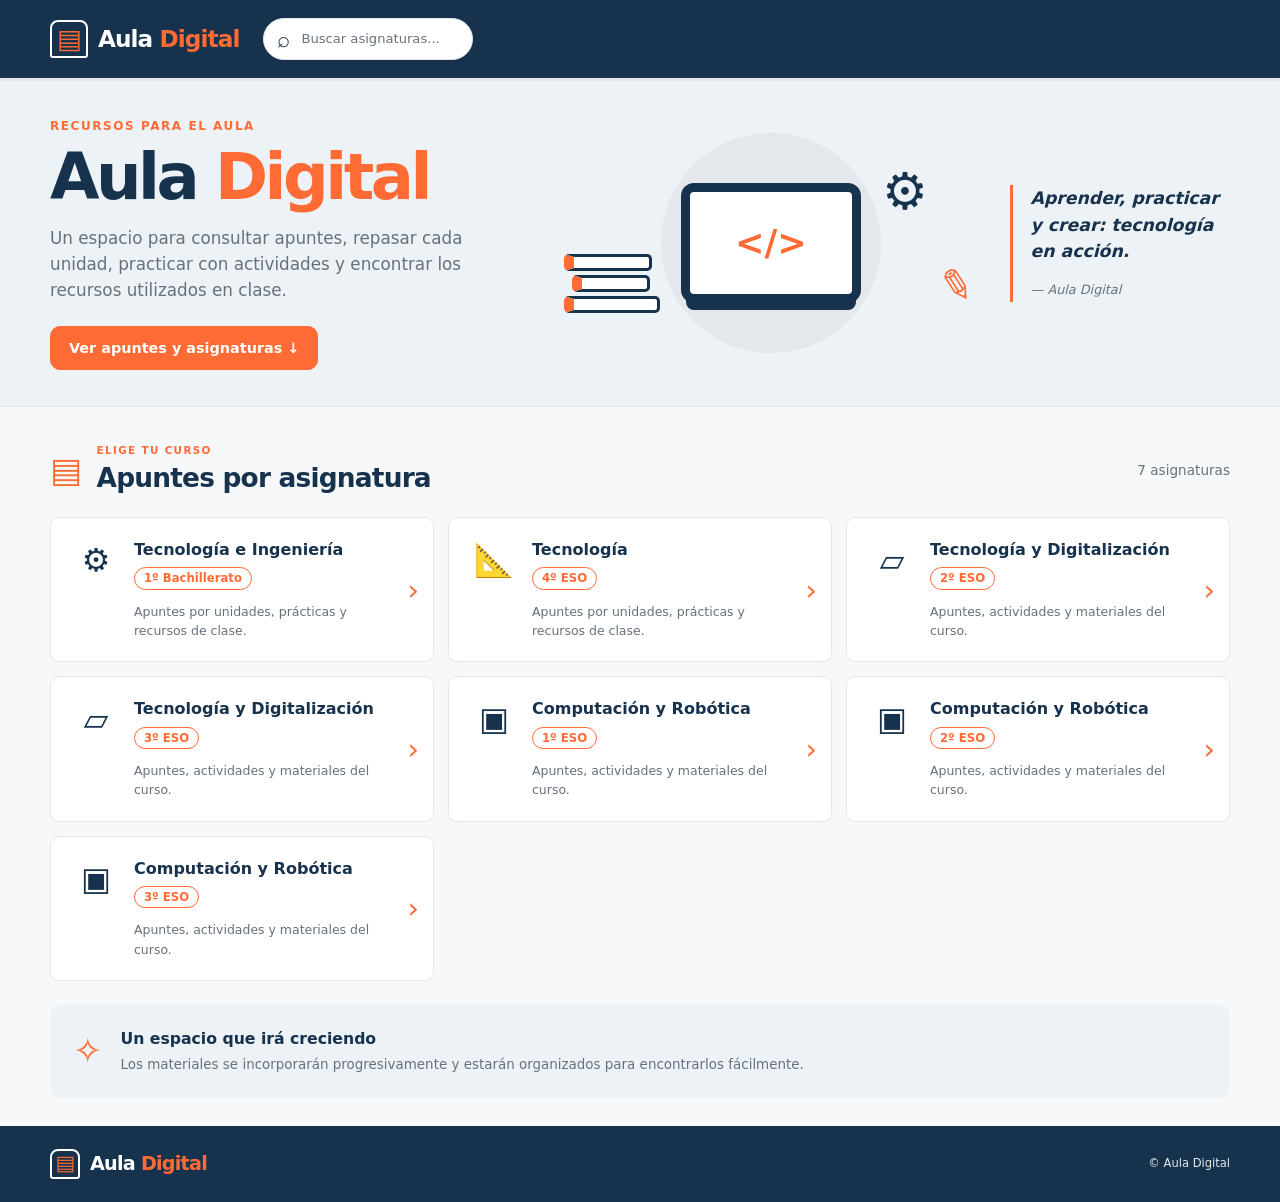
<file: index.html>
<!doctype html>
<html lang="es">
<head>
<meta charset="utf-8"><meta name="viewport" content="width=device-width, initial-scale=1">
<meta name="description" content="Aula Digital reúne apuntes PDF, prácticas, proyectos, presentaciones y recursos de Tecnología, Ingeniería, Digitalización, Computación y Robótica.">
<title>Aula Digital | Recursos para clase</title><link rel="stylesheet" href="style.css"><script src="script.js" defer></script>
</head><body>
<header class="site-header"><div class="container nav-wrap">
<a class="brand" href="#inicio"><span class="brand-mark" aria-hidden="true">▤</span><span>Aula <em>Digital</em></span></a>

<label class="search-box"><span aria-hidden="true">⌕</span><input id="search" type="search" placeholder="Buscar asignaturas..." aria-label="Buscar asignaturas"></label>
</div></header>
<main><section class="hero" id="inicio"><div class="container hero-grid">
<div class="hero-copy"><p class="eyebrow">RECURSOS PARA EL AULA</p><h1>Aula <span>Digital</span></h1><p class="hero-lead">Un espacio para consultar apuntes, repasar cada unidad, practicar con actividades y encontrar los recursos utilizados en clase.</p><a class="button button-primary" href="#asignaturas">Ver apuntes y asignaturas ↓</a></div>
<div class="hero-art" aria-hidden="true"><div class="art-circle"></div><div class="art-books"><i></i><i></i><i></i></div><div class="art-screen"><span>&lt;/&gt;</span></div><div class="art-gear">⚙</div><div class="art-pencil">✎</div></div>
<blockquote class="hero-quote"><p>Aprender, practicar y crear: tecnología en acción.</p><cite>— Aula Digital</cite></blockquote>
</div></section>
<section class="section container" id="asignaturas"><div class="section-heading"><div class="section-title"><span class="section-icon" aria-hidden="true">▤</span><div><p class="eyebrow">ELIGE TU CURSO</p><h2>Apuntes por asignatura</h2></div></div><p class="results-count" id="results-count">7 asignaturas</p></div>
<div class="subject-grid" id="subject-grid">
<a class="subject-card featured" href="asignaturas/tecnologia-ingenieria-1-bachillerato/" data-search="tecnología ingeniería 1º bachillerato apuntes"><span class="subject-icon">⚙</span><span class="subject-content"><strong>Tecnología e Ingeniería</strong><span class="level">1º Bachillerato</span><span class="subject-description">Apuntes por unidades, prácticas y recursos de clase.</span></span><span class="card-arrow">›</span></a>
<a class="subject-card featured" href="asignaturas/tecnologia-4-eso/" data-search="tecnología 4º eso apuntes"><span class="subject-icon">📐</span><span class="subject-content"><strong>Tecnología</strong><span class="level">4º ESO</span><span class="subject-description">Apuntes por unidades, prácticas y recursos de clase.</span></span><span class="card-arrow">›</span></a>
<a class="subject-card" href="asignaturas/tecnologia-digitalizacion-2-eso/" data-search="tecnología digitalización 2º eso"><span class="subject-icon">▱</span><span class="subject-content"><strong>Tecnología y Digitalización</strong><span class="level">2º ESO</span><span class="subject-description">Apuntes, actividades y materiales del curso.</span></span><span class="card-arrow">›</span></a>
<a class="subject-card" href="asignaturas/tecnologia-digitalizacion-3-eso/" data-search="tecnología digitalización 3º eso"><span class="subject-icon">▱</span><span class="subject-content"><strong>Tecnología y Digitalización</strong><span class="level">3º ESO</span><span class="subject-description">Apuntes, actividades y materiales del curso.</span></span><span class="card-arrow">›</span></a>
<a class="subject-card" href="asignaturas/computacion-robotica-1-eso/" data-search="computación robótica 1º eso"><span class="subject-icon">▣</span><span class="subject-content"><strong>Computación y Robótica</strong><span class="level">1º ESO</span><span class="subject-description">Apuntes, actividades y materiales del curso.</span></span><span class="card-arrow">›</span></a>
<a class="subject-card" href="asignaturas/computacion-robotica-2-eso/" data-search="computación robótica 2º eso"><span class="subject-icon">▣</span><span class="subject-content"><strong>Computación y Robótica</strong><span class="level">2º ESO</span><span class="subject-description">Apuntes, actividades y materiales del curso.</span></span><span class="card-arrow">›</span></a>
<a class="subject-card" href="asignaturas/computacion-robotica-3-eso/" data-search="computación robótica 3º eso"><span class="subject-icon">▣</span><span class="subject-content"><strong>Computación y Robótica</strong><span class="level">3º ESO</span><span class="subject-description">Apuntes, actividades y materiales del curso.</span></span><span class="card-arrow">›</span></a>
</div><p class="empty-state" id="empty-state" hidden>No hay asignaturas que coincidan con tu búsqueda.</p></section>
<section class="container info-strip"><span class="bulb" aria-hidden="true">✧</span><div><h3>Un espacio que irá creciendo</h3><p>Los materiales se incorporarán progresivamente y estarán organizados para encontrarlos fácilmente.</p></div></section>
</main><footer class="site-footer"><div class="container footer-inner"><a class="brand footer-brand" href="#inicio"><span class="brand-mark">▤</span><span>Aula <em>Digital</em></span></a><p class="copyright">© <span id="year"></span> Aula Digital</p></div></footer>
</body></html>
</file>
<file: style.css>
:root{--navy:#17324D;--orange:#FF6B35;--page:#F7F8FA;--surface:#FFFFFF;--muted:#66717C;--border:#E4E7EB;--navy-soft:#edf2f6;--radius:14px}
*{box-sizing:border-box}html{scroll-behavior:smooth;scroll-padding-top:90px}body{margin:0;background:var(--page);color:var(--navy);font-family:Inter,ui-sans-serif,system-ui,-apple-system,"Segoe UI",sans-serif;line-height:1.55}a{color:inherit;text-decoration:none}button,input{font:inherit}.container{width:min(1180px,calc(100% - 48px));margin-inline:auto}
.site-header{position:sticky;top:0;z-index:10;background:var(--navy);color:var(--surface);border-bottom:3px solid var(--border)}.nav-wrap{min-height:78px;display:flex;align-items:center;gap:24px}.brand{display:inline-flex;align-items:center;gap:10px;font-size:1.45rem;font-weight:800;white-space:nowrap;letter-spacing:-.04em}.brand em{color:var(--orange);font-style:normal}.brand-mark{display:inline-grid;place-items:center;width:38px;height:38px;border:2px solid var(--surface);border-radius:8px 8px 3px 3px;color:var(--orange);font-size:1.65rem;line-height:1}.main-nav{display:flex;align-items:center;justify-content:center;gap:4px;flex:1}.nav-link{padding:26px 10px 22px;font-size:.84rem;border-bottom:3px solid transparent}.nav-link:hover,.nav-link.active{border-bottom-color:var(--orange)}.search-box{display:flex;align-items:center;gap:9px;width:210px;padding:9px 13px;background:var(--surface);color:var(--navy);border:1px solid var(--border);border-radius:999px}.search-box span{font-size:1.4rem;line-height:1}.search-box input{min-width:0;width:100%;color:var(--navy);background:transparent;border:0;outline:0;font-size:.82rem}.search-box input::placeholder{color:var(--muted)}.menu-toggle{display:none;background:transparent;border:1px solid var(--border);color:var(--surface);border-radius:8px;padding:7px 10px}
.hero{background:var(--navy-soft);border-bottom:1px solid var(--border)}.hero-grid{min-height:300px;display:grid;grid-template-columns:1.05fr .9fr .48fr;align-items:center;gap:32px;padding-block:36px}.eyebrow{margin:0 0 8px;color:var(--orange);font-size:.75rem;font-weight:800;letter-spacing:.13em}.hero h1{margin:0;font-size:clamp(2.6rem,5vw,4.2rem);line-height:1.06;letter-spacing:-.055em}.hero h1 span{color:var(--orange)}.hero-lead{max-width:480px;margin:14px 0 22px;color:var(--muted);font-size:1.05rem}.button{display:inline-flex;align-items:center;justify-content:center;gap:12px;min-height:44px;padding:10px 18px;border-radius:10px;font-weight:750;font-size:.9rem}.button-primary{color:var(--surface);background:var(--orange);border:1px solid var(--orange)}.button-primary:hover{background:var(--navy);border-color:var(--navy)}
.hero-art{position:relative;min-height:190px;display:flex;align-items:center;justify-content:center}.art-circle{position:absolute;width:220px;height:220px;border-radius:50%;background:var(--border)}.art-screen{position:relative;z-index:1;display:grid;place-items:center;width:180px;height:120px;border:9px solid var(--navy);border-radius:13px;background:var(--surface);box-shadow:0 12px 0 -5px var(--navy)}.art-screen span{color:var(--orange);font-size:2.2rem;font-weight:800}.art-books{position:absolute;z-index:2;left:0;bottom:25px;display:flex;flex-direction:column;gap:4px}.art-books i{display:block;width:88px;height:17px;border:3px solid var(--navy);border-left:10px solid var(--orange);border-radius:5px;background:var(--surface)}.art-books i:nth-child(2){width:78px;margin-left:8px}.art-books i:nth-child(3){width:96px}.art-gear{position:absolute;top:4px;right:12%;color:var(--navy);font-size:3.2rem}.art-pencil{position:absolute;bottom:20px;right:1%;color:var(--orange);font-size:2.6rem;transform:rotate(12deg)}.hero-quote{margin:0;padding-left:18px;border-left:3px solid var(--orange);font-weight:750;font-style:italic}.hero-quote p{margin:0 0 12px;font-size:1.08rem}.hero-quote cite{color:var(--muted);font-size:.8rem;font-weight:500}
.section{padding-block:35px 20px}.section-heading{display:flex;align-items:center;justify-content:space-between;margin-bottom:18px}.section-title{display:flex;align-items:center;gap:14px}.section-icon{color:var(--orange);font-size:2.15rem;line-height:1}.section-title .eyebrow{margin-bottom:0;font-size:.65rem}h2{margin:0;font-size:1.65rem;letter-spacing:-.03em}.results-count{margin:0;color:var(--muted);font-size:.85rem}.subject-grid{display:grid;grid-template-columns:repeat(3,minmax(0,1fr));gap:14px}.subject-card{min-height:145px;display:flex;align-items:flex-start;gap:17px;position:relative;padding:21px 24px;border:1px solid var(--border);border-radius:9px;background:var(--surface);transition:border-color .18s,transform .18s}.subject-card:hover{border-color:var(--orange);transform:translateY(-2px)}.subject-icon{display:grid;place-items:center;flex:0 0 42px;width:42px;height:42px;color:var(--navy);font-size:2rem;line-height:1}.subject-content{display:flex;flex-direction:column;align-items:flex-start;min-width:0;padding-right:12px}.subject-content strong{font-size:1rem;line-height:1.35}.level{display:inline-block;margin-top:7px;padding:1px 9px;border:1px solid var(--orange);border-radius:999px;color:var(--orange);font-size:.73rem;font-weight:700}.subject-description{margin-top:12px;color:var(--muted);font-size:.78rem;line-height:1.55}.status{margin-top:7px;color:var(--muted);font-size:.7rem}.card-arrow{position:absolute;right:14px;top:50%;transform:translateY(-50%);color:var(--orange);font-size:1.8rem}.empty-state{padding:24px;text-align:center;color:var(--muted);background:var(--surface);border:1px dashed var(--border);border-radius:var(--radius)}
.info-strip{display:flex;align-items:center;gap:18px;margin-top:4px;margin-bottom:28px;padding:19px 23px;background:var(--navy-soft);border-radius:10px}.bulb{color:var(--orange);font-size:2.2rem}.info-strip h3,.mini-panel h3{margin:0 0 3px;font-size:.98rem}.info-strip p,.mini-panel p{margin:0;color:var(--muted);font-size:.84rem}.strip-note{margin-left:auto;color:var(--orange);font-weight:750;font-style:italic;white-space:nowrap}.extra-sections{display:grid;grid-template-columns:repeat(2,minmax(0,1fr));gap:14px;padding-bottom:34px}.mini-panel{padding:22px;border:1px solid var(--border);border-radius:var(--radius);background:var(--surface)}.mini-icon{color:var(--orange);font-size:1.6rem}.mini-panel h3{margin-top:8px}.site-footer{background:var(--navy);color:var(--surface)}.footer-inner{min-height:76px;display:flex;align-items:center;justify-content:space-between;gap:22px}.footer-brand{font-size:1.2rem}.footer-brand .brand-mark{width:30px;height:30px;font-size:1.3rem}.footer-links{display:flex;flex-wrap:wrap;gap:20px;margin:0;font-size:.75rem}.footer-links a:hover{color:var(--orange)}.copyright{margin:0;color:var(--border);font-size:.72rem;white-space:nowrap}[hidden]{display:none!important}
@media(max-width:1050px){.nav-wrap{gap:15px;flex-wrap:wrap;padding-block:12px}.main-nav{order:3;width:100%;justify-content:flex-start;overflow-x:auto}.nav-link{padding:10px 12px;white-space:nowrap}.search-box{margin-left:auto}.hero-grid{grid-template-columns:1fr 1fr}.hero-quote{grid-column:1/-1;max-width:450px}.subject-grid{grid-template-columns:repeat(2,minmax(0,1fr))}}
@media(max-width:650px){.container{width:min(100% - 30px,520px)}.nav-wrap{min-height:68px}.brand{font-size:1.25rem}.menu-toggle{display:inline-block;margin-left:auto}.search-box{order:2;width:100%;margin:0}.main-nav{display:none;order:3;flex-direction:column;align-items:stretch;gap:0;padding-bottom:6px}.main-nav.open{display:flex}.nav-link{border-bottom:0;border-left:3px solid transparent;padding:9px 12px}.nav-link.active{border-left-color:var(--orange)}.hero-grid{grid-template-columns:1fr;gap:12px;padding-block:32px}.hero-art{min-height:175px;order:2}.hero-quote{order:3}.hero h1{font-size:3.1rem}.hero-lead{font-size:.98rem}.section{padding-top:28px}.section-heading{align-items:flex-end;gap:10px}.section-title .eyebrow{display:none}h2{font-size:1.45rem}.subject-grid{grid-template-columns:1fr;gap:10px}.subject-card{min-height:130px;padding:18px 19px}.info-strip{align-items:flex-start;padding:17px}.strip-note{display:none}.extra-sections{grid-template-columns:1fr}.footer-inner{align-items:flex-start;flex-direction:column;padding-block:20px}.footer-links{gap:10px 16px}}
/* Presentación de los recursos */
.intro-section{padding-block:42px 38px}.intro-heading{max-width:680px;margin:0 auto 24px;text-align:center}.intro-kicker{display:inline-flex;align-items:center;gap:9px;margin-bottom:10px;color:var(--muted);font-size:.7rem;font-weight:800;letter-spacing:.12em}.intro-kicker span{display:inline-block;width:22px;height:3px;border-radius:2px;background:var(--orange)}.intro-heading h2{font-size:clamp(1.55rem,3vw,2rem);letter-spacing:-.04em}.intro-heading>p{margin:9px 0 0;color:var(--muted);font-size:.94rem}.intro-grid{display:grid;grid-template-columns:repeat(3,minmax(0,1fr));gap:15px}.intro-card{display:flex;align-items:flex-start;gap:15px;min-height:142px;padding:22px 20px;background:var(--surface);border:1px solid var(--border);border-radius:12px}.intro-number{display:grid;place-items:center;flex:0 0 38px;width:38px;height:38px;border-radius:10px;background:var(--navy-soft);color:var(--orange);font-size:.8rem;font-weight:850}.intro-card h3{margin:2px 0 7px;font-size:1rem;letter-spacing:-.02em}.intro-card p{margin:0;color:var(--muted);font-size:.82rem;line-height:1.6}@media(max-width:800px){.intro-grid{grid-template-columns:1fr}.intro-card{min-height:0;padding:18px}.intro-section{padding-block:32px 28px}}
</file>
